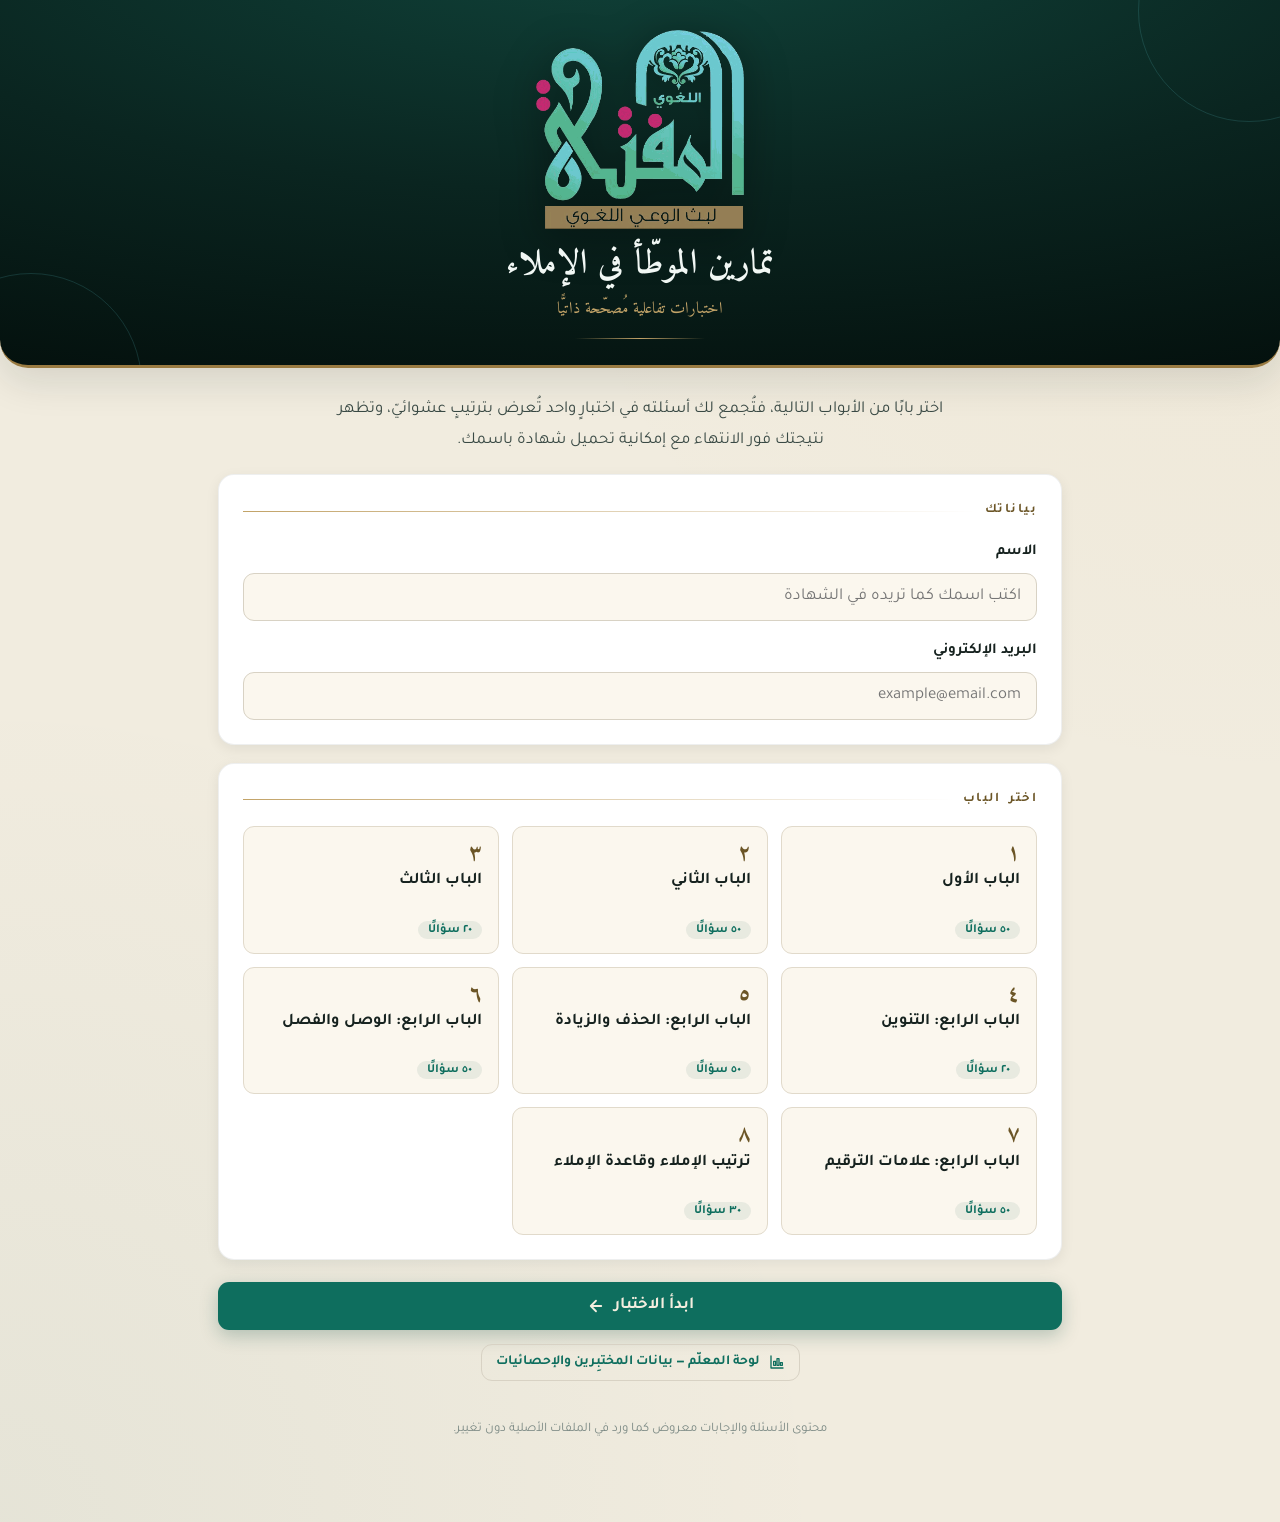
<file: index.html>
<!DOCTYPE html>
<html lang="ar" dir="rtl">
<head>
<meta charset="UTF-8">
<meta name="viewport" content="width=device-width, initial-scale=1.0">
<title>اختبارات الموطأ في الإملاء</title>
<link rel="preconnect" href="https://fonts.googleapis.com">
<link rel="preconnect" href="https://fonts.gstatic.com" crossorigin>
<link href="https://fonts.googleapis.com/css2?family=Amiri:ital,wght@0,400;0,700;1,400&family=Aref+Ruqaa:wght@400;700&family=Reem+Kufi:wght@600;700&family=Tajawal:wght@300;400;500;700;800&display=swap" rel="stylesheet">
<!-- عند تحديث أي ملف: غيّر قيمة v هنا وفي subjects.js أسفل الصفحة -->
<link rel="stylesheet" href="assets/app.css?v=20261119-1">
</head>
<body>

<!-- ================= شاشة البدء ================= -->
<div class="screen active" id="screen-start">
  <header class="masthead">
    <img class="brand-logo" id="brand-logo-1" src="assets/logo.png" width="402" height="385" alt="شعار المفتاح اللغوي">
    <h1 data-subj="title">تمارين الموطّأ في الإملاء</h1>
    <div class="sub">اختبارات تفاعلية مُصحّحة ذاتيًّا</div>
    <div class="rule-gold"></div>
  </header>

  <div class="wrap">
    <p class="intro">اختر <span data-subj="unitIndef">بابًا</span> من <span data-subj="units">الأبواب</span> التالية، فتُجمع لك أسئلته في اختبارٍ واحد تُعرض بترتيبٍ عشوائيّ، وتظهر نتيجتك فور الانتهاء مع إمكانية تحميل شهادة باسمك.</p>

    <div class="card resume" id="resume-box" style="display:none">
      <div class="eyebrow">اختبار لم يكتمل</div>
      <p id="resume-text"></p>
      <div class="row">
        <button class="btn btn-primary btn-sm" id="resume-go" type="button">متابعة من حيث توقّفت</button>
        <button class="btn btn-ghost btn-sm" id="resume-drop" type="button">تجاهله والبدء من جديد</button>
      </div>
    </div>

    <div class="card">
      <div class="eyebrow">بياناتك</div>
      <div class="field">
        <label for="in-name">الاسم</label>
        <input type="text" id="in-name" placeholder="اكتب اسمك كما تريده في الشهادة" autocomplete="name">
        <div class="err" id="err-name">يلزم إدخال الاسم.</div>
      </div>
      <div class="field">
        <label for="in-email">البريد الإلكتروني</label>
        <input type="email" id="in-email" placeholder="example@email.com" autocomplete="email" dir="ltr" style="text-align:right">
        <div class="err" id="err-email">أدخل بريدًا إلكترونيًّا صحيحًا.</div>
      </div>
    </div>

    <div class="card" style="margin-top:18px">
      <div class="eyebrow">اختر <span data-subj="unit">الباب</span></div>
      <div class="chapters" id="chapters"></div>
      <div class="err" id="err-chapter" style="margin-top:12px">اختر <span data-subj="unitIndef">بابًا</span> للبدء.</div>
    </div>

    <div class="start-bar">
      <button class="btn btn-primary btn-block" id="btn-start">
        ابدأ الاختبار
        <svg width="18" height="18" viewBox="0 0 24 24" fill="none" stroke="currentColor" stroke-width="2.4" stroke-linecap="round" stroke-linejoin="round"><path d="M19 12H5M12 5l-7 7 7 7"/></svg>
      </button>
    </div>
    <div style="text-align:center;margin-top:14px">
      <button class="btn btn-ghost btn-sm" id="btn-open-stats">
        <svg width="16" height="16" viewBox="0 0 24 24" fill="none" stroke="currentColor" stroke-width="2" stroke-linecap="round" stroke-linejoin="round"><path d="M3 3v18h18"/><rect x="7" y="11" width="3" height="6"/><rect x="12" y="7" width="3" height="10"/><rect x="17" y="13" width="3" height="4"/></svg>
        لوحة المعلّم — بيانات المختبِرين والإحصائيات
      </button>
    </div>
    <footer>محتوى الأسئلة والإجابات معروض كما ورد في الملفات الأصلية دون تغيير.</footer>
  </div>
</div>

<!-- ================= شاشة الاختبار ================= -->
<div class="screen" id="screen-exam">
  <div class="exam-top">
    <div class="exam-top-inner">
      <div class="exam-top-row">
        <div class="exam-name"><svg width="18" height="18" viewBox="0 0 24 24" fill="none" stroke="var(--gold)" stroke-width="2"><path d="M4 19.5A2.5 2.5 0 0 1 6.5 17H20"/><path d="M6.5 2H20v20H6.5A2.5 2.5 0 0 1 4 19.5v-15A2.5 2.5 0 0 1 6.5 2z"/></svg><span id="exam-title"></span></div>
        <button class="palette-toggle" id="palette-toggle">
          <svg width="15" height="15" viewBox="0 0 24 24" fill="none" stroke="currentColor" stroke-width="2.2"><rect x="3" y="3" width="7" height="7" rx="1"/><rect x="14" y="3" width="7" height="7" rx="1"/><rect x="3" y="14" width="7" height="7" rx="1"/><rect x="14" y="14" width="7" height="7" rx="1"/></svg>
          الأسئلة
        </button>
      </div>
      <div class="exam-top-row" style="margin-bottom:8px">
        <div class="counter" aria-live="polite">السؤال <b id="q-cur">1</b> من <span id="q-total">1</span></div>
        <div class="counter" style="color:var(--muted)">أُجيب عن <span id="q-done">0</span></div>
      </div>
      <div class="pbar"><i id="pbar-fill"></i></div>
    </div>
  </div>

  <div class="wrap">
    <div class="palette" id="palette">
      <div class="palette-grid" id="palette-grid"></div>
      <div class="palette-legend">
        <span><i style="background:var(--teal)"></i>مُجاب عنه</span>
        <span><i style="background:var(--card-warm);border:1.5px solid #DCD6C7"></i>لم يُجَب</span>
      </div>
    </div>

    <div class="card q-card" id="q-card" tabindex="-1"></div>

    <div class="nav">
      <button class="btn btn-ghost" id="btn-prev">
        <svg width="17" height="17" viewBox="0 0 24 24" fill="none" stroke="currentColor" stroke-width="2.4" stroke-linecap="round" stroke-linejoin="round"><path d="M5 12h14M12 5l7 7-7 7"/></svg>
        السابق
      </button>
      <button class="btn btn-primary" id="btn-next">
        التالي
        <svg width="17" height="17" viewBox="0 0 24 24" fill="none" stroke="currentColor" stroke-width="2.4" stroke-linecap="round" stroke-linejoin="round"><path d="M19 12H5M12 5l-7 7 7 7"/></svg>
      </button>
    </div>
    <p class="kbd-hint">لوحة المفاتيح: <kbd>1</kbd>–<kbd>3</kbd> للاختيار (أو <kbd>ص</kbd>/<kbd>خ</kbd> في صواب أو خطأ)، <kbd>←</kbd> التالي، <kbd>→</kbd> السابق، <kbd>Enter</kbd> التالي أو الإنهاء.</p>
  </div>
</div>

<!-- ================= شاشة النتيجة ================= -->
<div class="screen" id="screen-result">
  <header class="masthead">
    <img class="brand-logo" id="brand-logo-2" src="assets/logo.png" width="402" height="385" alt="شعار المفتاح اللغوي">
    <h1>نتيجة الاختبار</h1>
    <div class="sub" id="result-chapter"></div>
    <div class="rule-gold"></div>
  </header>

  <div class="wrap">
    <div class="card result-hero">
      <div class="gauge">
        <svg viewBox="0 0 200 200" width="190" height="190">
          <circle class="gauge-track" cx="100" cy="100" r="86"/>
          <circle class="gauge-fill" id="gauge-fill" cx="100" cy="100" r="86"/>
        </svg>
        <div class="gauge-center">
          <div class="gauge-pct" id="res-pct">0%</div>
          <div class="gauge-lbl">النسبة المئوية</div>
        </div>
      </div>
      <div><span class="grade-tag" id="res-grade"></span></div>
      <div class="result-name"><span id="res-msg-pre">أحسنت يا </span><b id="res-name"></b><span class="result-msg-post" id="res-msg-post"></span></div>

      <div class="stats">
        <div class="stat ok"><div class="n" id="st-correct">0</div><div class="l">إجابة صحيحة</div></div>
        <div class="stat no"><div class="n" id="st-wrong">0</div><div class="l">إجابة خاطئة</div></div>
        <div class="stat"><div class="n" id="st-total">0</div><div class="l">مجموع الأسئلة</div></div>
      </div>

      <div class="result-actions">
        <button class="btn btn-pink" id="btn-cert">
          <svg width="18" height="18" viewBox="0 0 24 24" fill="none" stroke="currentColor" stroke-width="2" stroke-linecap="round" stroke-linejoin="round"><path d="M21 15v4a2 2 0 0 1-2 2H5a2 2 0 0 1-2-2v-4"/><path d="M7 10l5 5 5-5"/><path d="M12 15V3"/></svg>
          تحميل الشهادة
        </button>
        <button class="btn btn-primary" id="btn-retry-wrong" style="display:none">
          <svg width="17" height="17" viewBox="0 0 24 24" fill="none" stroke="currentColor" stroke-width="2.2" stroke-linecap="round" stroke-linejoin="round"><path d="M12 20h9"/><path d="M16.5 3.5a2.1 2.1 0 0 1 3 3L7 19l-4 1 1-4z"/></svg>
          أعد الأسئلة الخاطئة (<span id="retry-count">٠</span>)
        </button>
        <button class="btn btn-ghost" id="btn-restart">
          <svg width="17" height="17" viewBox="0 0 24 24" fill="none" stroke="currentColor" stroke-width="2.2" stroke-linecap="round" stroke-linejoin="round"><path d="M3 2v6h6"/><path d="M3 13a9 9 0 1 0 3-7.7L3 8"/></svg>
          اختبار <span data-subj="unitBare">باب</span> آخر
        </button>
      </div>
    </div>

    <h2 class="review-h eyebrow">مراجعة الإجابات</h2>
    <div id="review"></div>
    <footer>أُصدرت هذه النتيجة بناءً على إجاباتك في هذه الجلسة.</footer>
  </div>
</div>

<!-- ================= لوحة المختبِرين والإحصائيات ================= -->
<div class="screen" id="screen-stats">
  <header class="masthead">
    <h1>لوحة المختبِرين والإحصائيات</h1>
    <div class="sub">سجلّ من أدّوا الاختبار ونتائجهم</div>
    <div class="rule-gold"></div>
  </header>

  <div class="wrap">
    <!-- بوابة الرمز السري -->
    <div class="card gate" id="stats-gate">
      <div class="eyebrow">دخول المعلّم</div>
      <p class="intro" style="margin:6px 0 16px">هذه اللوحة خاصّة بالمعلّم. سجّل الدخول بحسابك للاطّلاع على بيانات المختبِرين.</p>
      <div class="field">
        <label for="gate-email">البريد الإلكتروني</label>
        <input type="email" id="gate-email" placeholder="teacher@example.com" autocomplete="username" dir="ltr" style="text-align:right">
      </div>
      <div class="field">
        <label for="gate-pass">كلمة المرور</label>
        <input type="password" id="gate-pass" placeholder="••••••••" autocomplete="current-password">
        <div class="err" id="gate-err"></div>
      </div>
      <button class="btn btn-primary btn-block" id="gate-unlock">دخول</button>
      <div style="text-align:center;margin-top:12px"><button class="btn btn-ghost btn-sm" id="stats-back">رجوع إلى الاختبار</button></div>
    </div>

    <!-- المحتوى -->
    <div id="stats-body" style="display:none">
      <div class="stats-toolbar">
        <span class="chip" id="conn-chip">…</span>
        <input class="dash-input" id="stats-search" placeholder="بحث بالاسم أو البريد">
        <select class="dash-input" id="stats-subject" aria-label="المادة"></select>
        <select class="dash-input" id="stats-chapter" aria-label="الباب أو القسم"><option value="">كل الأبواب والأقسام</option></select>
        <button class="btn btn-ghost btn-sm" id="stats-refresh">تحديث</button>
        <button class="btn btn-ghost btn-sm" id="stats-export">تصدير CSV</button>
        <button class="btn btn-ghost btn-sm" id="stats-back2">رجوع</button>
        <button class="btn btn-ghost btn-sm" id="stats-logout" style="display:none">تسجيل الخروج</button>
      </div>
      <div class="stats-note" id="stats-note"></div>

      <div class="kpi-grid" id="kpi-grid"></div>

      <div class="card" style="margin-top:18px">
        <div class="eyebrow">متوسّط النسبة حسب الباب / القسم</div>
        <div id="chapter-bars"></div>
      </div>

      <div class="card" style="margin-top:18px">
        <div class="eyebrow">أصعب الأسئلة</div>
        <div class="stats-note" id="hardest-note"></div>
        <div id="hardest"></div>
      </div>

      <div class="card" style="margin-top:18px">
        <div class="eyebrow">سجلّ المختبِرين (<span id="rows-count">٠</span>)</div>
        <div class="table-scroll">
          <table class="dash-table">
            <thead><tr><th>#</th><th>الاسم</th><th>البريد</th><th>المادة</th><th>الباب / القسم</th><th>صحيح/الكل</th><th>النسبة</th><th>التقدير</th><th>التاريخ</th></tr></thead>
            <tbody id="dash-tbody"></tbody>
          </table>
        </div>
      </div>
      <footer>تُحدَّث البيانات من قاعدة بياناتك السحابية. لا تُشارك بيانات دخولك.</footer>
    </div>
  </div>
</div>

<!-- مشروط تأكيد الإنهاء -->
<div class="modal-bg" id="modal-finish">
  <div class="modal">
    <h3>إنهاء الاختبار؟</h3>
    <p id="modal-msg">هل أنت متأكد من إنهاء الاختبار وعرض النتيجة؟</p>
    <div class="row">
      <button class="btn btn-ghost" id="modal-cancel">متابعة الحل</button>
      <button class="btn btn-primary" id="modal-confirm">إنهاء وعرض النتيجة</button>
    </div>
  </div>
</div>

<canvas class="cert-canvas" id="cert-canvas"></canvas>

<!-- يحدّد المادة من ?s= ويضبط نصوصها ثم يحمّل data/<id>.js و app.js -->
<script src="assets/subjects.js?v=20261119-1"></script>
</body>
</html>
</file>
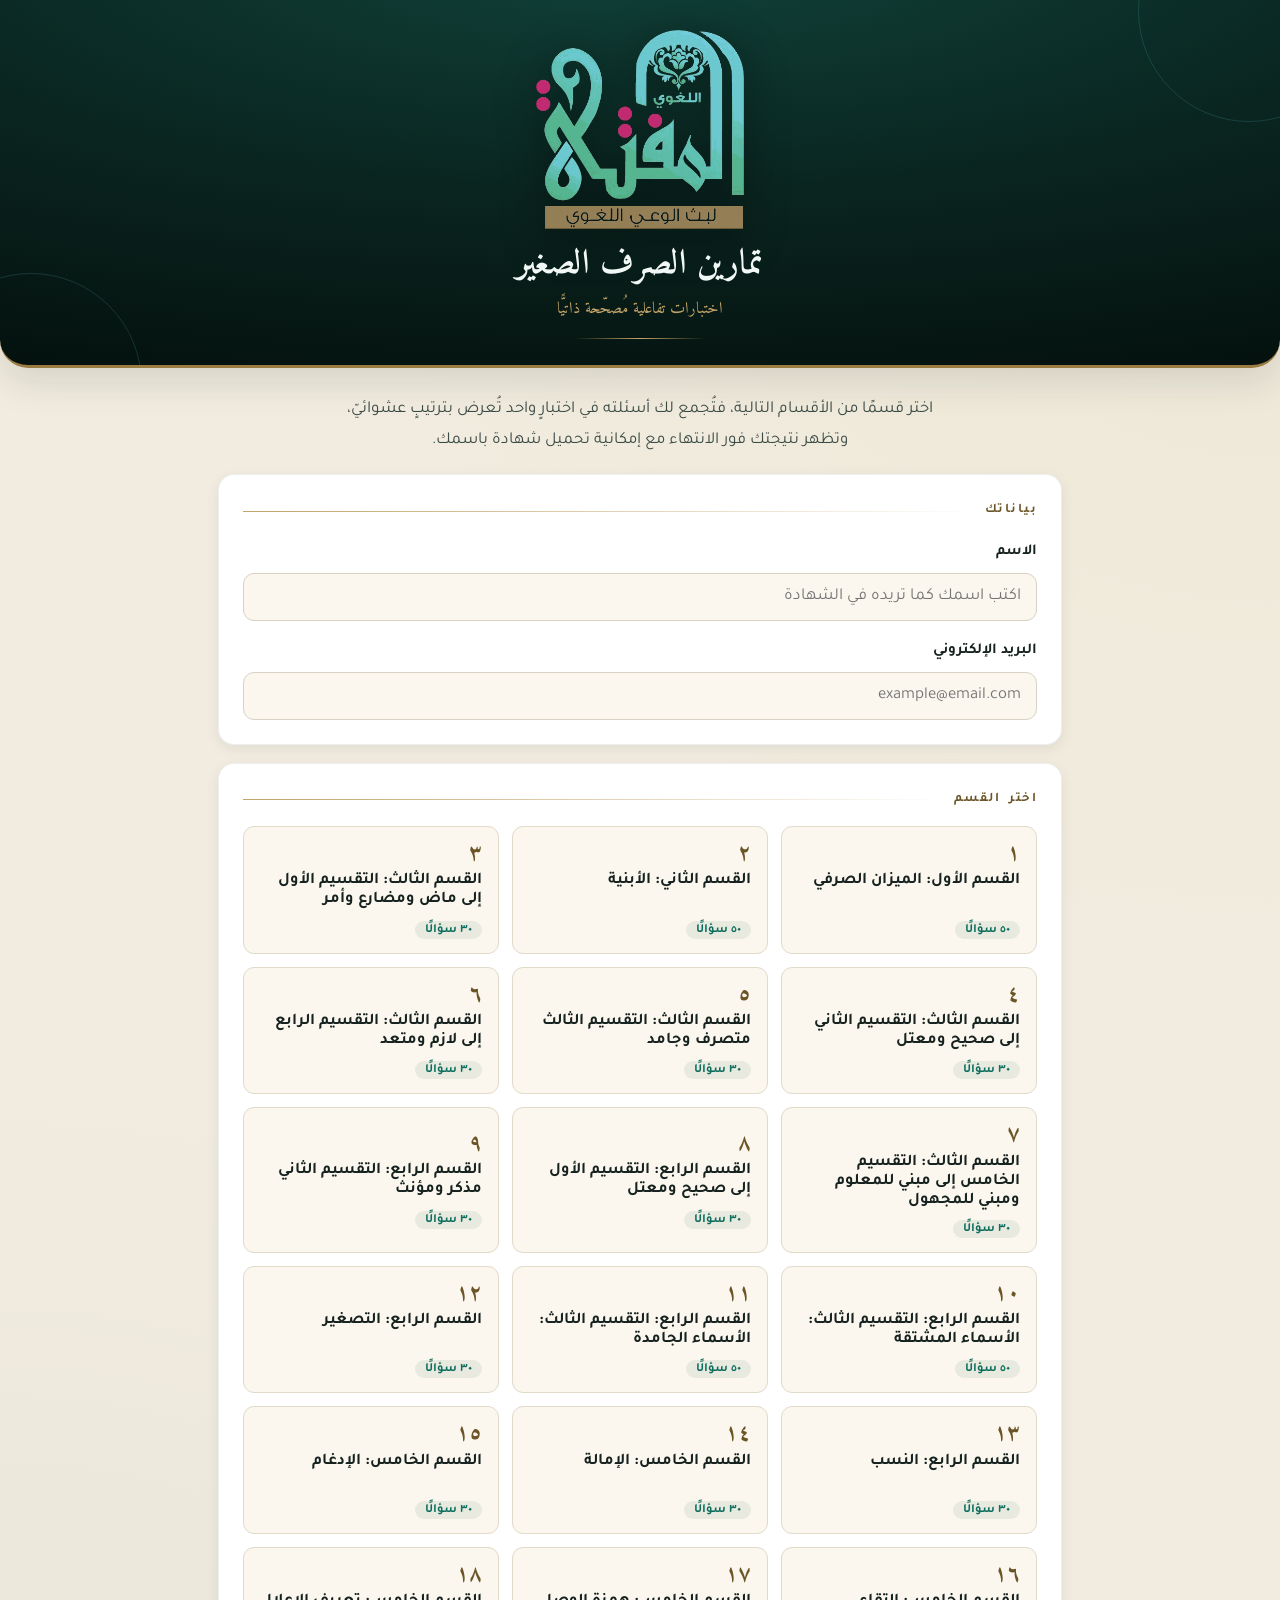
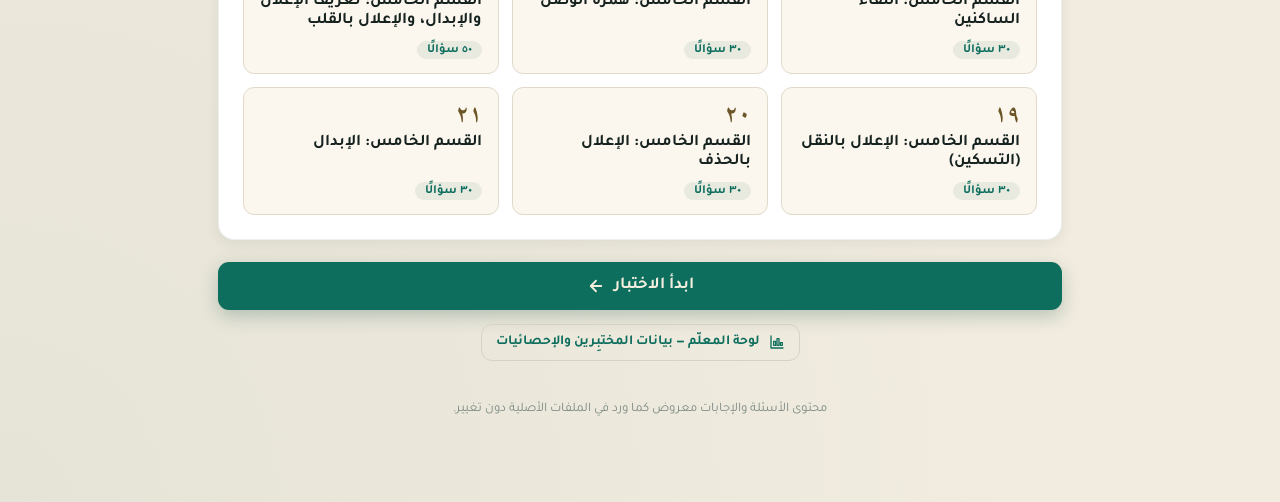
<file: sarf/index.html>
<!DOCTYPE html>
<html lang="ar" dir="rtl">
<head>
<meta charset="UTF-8">
<meta name="viewport" content="width=device-width, initial-scale=1.0">
<title>اختبارات الصرف الصغير</title>
<!-- الرابط القديم /sarf/ يحوِّل إلى الصفحة الموحّدة مع ?s=sarf -->
<meta http-equiv="refresh" content="0; url=../?s=sarf">
<link rel="canonical" href="../?s=sarf">
<script>location.replace('../?s=sarf' + location.hash);</script>
</head>
<body style="font-family:Tajawal,system-ui,sans-serif;text-align:center;padding:48px 16px;background:#F1ECDF;color:#16221F">
  <p>جارٍ التحويل إلى اختبارات الصرف الصغير… <a href="../?s=sarf">اضغط هنا إن لم يتم التحويل</a></p>
</body>
</html>
</file>
<file: assets/app.css>
:root{
  --ink:#16221F; --ink-soft:#3A4A45; --muted:#7C8A85;
  --paper:#F1ECDF; --paper-2:#EAE3D2;
  --card:#FFFFFF; --card-warm:#FBF7EE;
  --teal:#0E6E5E; --teal-deep:#0A4D42; --teal-bright:#3BB6B0; --teal-line:rgba(91,196,200,.18);
  --gold:#9A7B42; --gold-soft:#C2A368; --gold-deep:#6B5526;
  --pink:#C2185B; --pink-soft:#E84C8A; --pink-deep:#9C1450;
  --correct:#1E7A52; --correct-bg:#E7F3EC; --correct-line:#BFE0CC;
  --wrong:#B23A30; --wrong-bg:#F8E9E7; --wrong-line:#EBC9C4;
  --ring:rgba(59,182,176,.40);
  --shadow-s:0 4px 14px rgba(16,34,30,.07);
  --shadow-m:0 14px 38px rgba(16,34,30,.12);
  --r:16px; --r-s:11px;
  --font-ui:'Tajawal',system-ui,'Segoe UI',Tahoma,Arial,sans-serif;
  --font-disp:'Amiri','Tajawal',Georgia,serif;
}
*{box-sizing:border-box;margin:0;padding:0}
html{scroll-behavior:smooth}
body{
  font-family:var(--font-ui); background:var(--paper); color:var(--ink);
  line-height:1.85; -webkit-font-smoothing:antialiased; min-height:100vh;
  background-image:radial-gradient(circle at 100% 0,rgba(185,138,46,.05),transparent 40%),radial-gradient(circle at 0 100%,rgba(14,74,64,.05),transparent 42%);
}
.wrap{max-width:880px;margin:0 auto;padding:0 18px 80px}
.screen{display:none;animation:fade .45s ease}
.screen.active{display:block}
@keyframes fade{from{opacity:0;transform:translateY(10px)}to{opacity:1;transform:none}}
@keyframes pop{from{opacity:0;transform:scale(.96)}to{opacity:1;transform:none}}

/* ===== الترويسة / الهيدر المُذهّب ===== */
.masthead{
  background:radial-gradient(120% 130% at 50% -15%,#10433A 0%,#0A2520 52%,#04100D 100%);
  color:#EAF3F0; border-radius:0 0 28px 28px; padding:30px 22px 26px;
  text-align:center; position:relative; overflow:hidden; box-shadow:var(--shadow-m);
  border-bottom:3px solid var(--gold);
}
.masthead::before,.masthead::after{
  content:""; position:absolute; width:220px; height:220px; border:1px solid var(--teal-line);
  border-radius:50%; top:-100px; pointer-events:none;
}
.masthead::before{right:-80px}.masthead::after{left:-80px;top:auto;bottom:-130px}
.brand-logo{width:min(208px,52vw);height:auto;display:block;margin:0 auto 14px;position:relative;z-index:2;filter:drop-shadow(0 8px 22px rgba(0,0,0,.45))}
.masthead h1{font-family:var(--font-disp);font-weight:700;font-size:clamp(1.5rem,4.6vw,2.15rem);letter-spacing:.5px;line-height:1.3;position:relative;z-index:2;color:#F1F7F4}
.masthead .sub{font-family:var(--font-disp);font-size:1.02rem;color:var(--gold-soft);margin-top:6px;position:relative;z-index:2}
.rule-gold{width:130px;height:1px;background:linear-gradient(90deg,transparent,var(--gold-soft),transparent);margin:14px auto 0;position:relative;z-index:2}

/* ===== البطاقات العامة ===== */
.card{background:var(--card);border:1px solid rgba(16,34,30,.07);border-radius:var(--r);box-shadow:var(--shadow-s);padding:24px}
.card+.card{margin-top:18px}
.intro{margin:26px 0 18px;font-size:1.05rem;color:var(--ink-soft);text-align:center;max-width:620px;margin-inline:auto}
.eyebrow{font-size:.82rem;font-weight:700;color:var(--gold-deep);letter-spacing:1.5px;text-transform:none;display:flex;align-items:center;gap:9px;margin-bottom:14px}
.eyebrow::after{content:"";flex:1;height:1px;background:linear-gradient(90deg,var(--gold-soft),transparent)}

/* ===== الحقول ===== */
.field{margin-bottom:16px}
.field:last-child{margin-bottom:0}
.field label{display:block;font-weight:700;font-size:.95rem;margin-bottom:7px;color:var(--ink)}
.field input{
  width:100%;font-family:var(--font-ui);font-size:1.05rem;padding:13px 15px;border:1.5px solid #D8D2C4;
  border-radius:var(--r-s);background:var(--card-warm);color:var(--ink);transition:border-color .2s,box-shadow .2s;
}
.field input:focus{outline:none;border-color:var(--gold);box-shadow:0 0 0 4px var(--ring);background:#fff}
.field input.invalid{border-color:var(--wrong);background:var(--wrong-bg)}
.err{color:var(--wrong);font-size:.85rem;margin-top:6px;display:none;font-weight:500}
.err.show{display:block}

/* ===== شبكة الأبواب ===== */
.chapters{display:grid;grid-template-columns:repeat(auto-fill,minmax(230px,1fr));gap:13px;margin-top:6px}
.chapter{
  text-align:right;border:1.5px solid #E1DACB;background:var(--card-warm);border-radius:var(--r-s);
  padding:16px 16px 14px;cursor:pointer;transition:.2s;position:relative;font-family:var(--font-ui);
}
.chapter:hover{border-color:var(--gold-soft);transform:translateY(-2px);box-shadow:var(--shadow-s)}
.chapter:focus-visible{outline:none;border-color:var(--gold);box-shadow:0 0 0 4px var(--ring)}
.chapter.sel{border-color:var(--teal);background:#fff;box-shadow:0 0 0 3px rgba(14,74,64,.12)}
.chapter .idx{font-family:var(--font-disp);font-size:1.4rem;color:var(--gold-deep);font-weight:700;line-height:1}
.chapter .ttl{font-weight:700;font-size:1.02rem;margin:7px 0 9px;color:var(--ink);min-height:2.4em;display:flex;align-items:flex-start}
.chapter .meta{font-size:.84rem;color:var(--muted);display:flex;gap:8px;flex-wrap:wrap;align-items:center}
.pill{display:inline-flex;align-items:center;gap:4px;background:rgba(14,74,64,.08);color:var(--teal);border-radius:20px;padding:2px 10px;font-size:.78rem;font-weight:700}
.pill.gold{background:rgba(185,138,46,.12);color:var(--gold-deep)}
.chapter .check{position:absolute;top:12px;left:12px;width:22px;height:22px;border-radius:50%;background:var(--teal);color:#fff;display:none;align-items:center;justify-content:center;font-size:13px}
.chapter.sel .check{display:flex}

/* ===== الأزرار ===== */
.btn{font-family:var(--font-ui);font-weight:700;font-size:1.05rem;border:none;border-radius:var(--r-s);padding:14px 26px;cursor:pointer;transition:.2s;display:inline-flex;align-items:center;justify-content:center;gap:9px}
.btn:disabled{opacity:.45;cursor:not-allowed}
.btn-primary{background:var(--teal);color:#F4EEDF;box-shadow:0 6px 18px rgba(14,74,64,.25)}
.btn-primary:not(:disabled):hover{background:var(--teal-deep);transform:translateY(-2px)}
.btn-gold{background:linear-gradient(135deg,var(--gold) 0%,var(--gold-deep) 100%);color:#fff;box-shadow:0 6px 18px rgba(154,123,66,.3)}
.btn-gold:hover{transform:translateY(-2px);filter:brightness(1.05)}
.btn-pink{background:linear-gradient(135deg,var(--pink-soft) 0%,var(--pink) 58%,var(--pink-deep) 100%);color:#fff;box-shadow:0 6px 18px rgba(194,24,91,.32)}
.btn-pink:not(:disabled):hover{transform:translateY(-2px);filter:brightness(1.05)}
.btn-ghost{background:transparent;color:var(--teal);border:1.5px solid #D8D2C4}
.btn-ghost:not(:disabled):hover{border-color:var(--teal);background:rgba(14,74,64,.05)}
.btn-block{width:100%}
.start-bar{margin-top:22px}

/* ===== شريط الاختبار العلوي ===== */
.exam-top{position:sticky;top:0;z-index:30;background:rgba(241,236,223,.92);backdrop-filter:blur(8px);padding:14px 0 12px;margin:0 -18px 18px;border-bottom:1px solid rgba(16,34,30,.08)}
.exam-top-inner{max-width:880px;margin:0 auto;padding:0 18px}
.exam-top-row{display:flex;align-items:center;justify-content:space-between;gap:12px;margin-bottom:10px}
.exam-name{font-weight:800;color:var(--teal);font-size:1.02rem;display:flex;align-items:center;gap:8px;min-width:0}
.exam-name span{white-space:nowrap;overflow:hidden;text-overflow:ellipsis}
.counter{font-weight:700;color:var(--ink-soft);font-size:.95rem;white-space:nowrap;font-variant-numeric:tabular-nums}
.counter b{color:var(--pink-deep)}
.pbar{height:7px;background:#E1DACB;border-radius:20px;overflow:hidden}
.pbar > i{display:block;height:100%;width:0;background:linear-gradient(90deg,var(--pink-soft),var(--pink));border-radius:20px;transition:width .4s ease}
.palette-toggle{background:transparent;border:1.5px solid #D8D2C4;border-radius:9px;padding:7px 12px;font-family:var(--font-ui);font-weight:700;font-size:.85rem;color:var(--teal);cursor:pointer;display:inline-flex;gap:6px;align-items:center}
.palette-toggle:hover{border-color:var(--teal)}

/* ===== لوحة الأسئلة ===== */
.palette{display:none;background:var(--card);border:1px solid rgba(16,34,30,.08);border-radius:var(--r-s);padding:14px;margin-bottom:16px;box-shadow:var(--shadow-s)}
.palette.open{display:block;animation:pop .25s ease}
.palette-grid{display:grid;grid-template-columns:repeat(auto-fill,minmax(40px,1fr));gap:8px}
.pnum{aspect-ratio:1;border:1.5px solid #DCD6C7;background:var(--card-warm);border-radius:9px;font-family:var(--font-ui);font-weight:700;color:var(--ink-soft);cursor:pointer;font-size:.9rem;transition:.15s}
.pnum:hover{border-color:var(--gold)}
.pnum.done{background:var(--teal);color:#fff;border-color:var(--teal)}
.pnum.cur{box-shadow:0 0 0 3px rgba(194,24,91,.32);border-color:var(--pink)}
.palette-legend{display:flex;gap:16px;margin-top:12px;font-size:.8rem;color:var(--muted);flex-wrap:wrap}
.palette-legend i{display:inline-block;width:13px;height:13px;border-radius:4px;vertical-align:-2px;margin-left:5px}

/* ===== بطاقة السؤال ===== */
.q-card{animation:fade .35s ease}
.q-head{display:flex;align-items:center;gap:10px;margin-bottom:16px;flex-wrap:wrap}
.q-badge{font-size:.78rem;font-weight:700;padding:3px 11px;border-radius:20px}
.q-badge.type{background:#EEE9DC;color:var(--ink-soft)}
.q-badge.level{background:rgba(185,138,46,.12);color:var(--gold-deep)}
.q-text{font-size:1.22rem;font-weight:500;color:var(--ink);line-height:1.95;margin-bottom:22px}
.options{display:flex;flex-direction:column;gap:11px}
.opt{
  display:flex;align-items:center;gap:13px;text-align:right;width:100%;border:1.5px solid #DCD6C7;
  background:var(--card-warm);border-radius:var(--r-s);padding:15px 16px;cursor:pointer;font-family:var(--font-ui);
  font-size:1.06rem;color:var(--ink);transition:.18s;line-height:1.6;
}
.opt:hover{border-color:var(--gold-soft);background:#fff}
.opt:focus-visible{outline:none;border-color:var(--gold);box-shadow:0 0 0 4px var(--ring)}
.opt .mark{flex:0 0 24px;width:24px;height:24px;border:2px solid #C9C2B0;border-radius:50%;display:flex;align-items:center;justify-content:center;transition:.18s}
.opt.sel{border-color:var(--teal);background:#fff;box-shadow:0 0 0 3px rgba(14,74,64,.1)}
.opt.sel .mark{border-color:var(--teal);background:var(--teal)}
.opt.sel .mark::after{content:"";width:9px;height:9px;border-radius:50%;background:#fff}
.opt .txt{flex:1}
.nav{display:flex;gap:12px;margin-top:24px}
.nav .btn{flex:1}
.q-card:focus{outline:none}
.q-card:focus-visible{box-shadow:0 0 0 4px var(--ring)}
.kbd-hint{display:none;text-align:center;font-size:.8rem;color:var(--muted);margin-top:14px}
.kbd-hint kbd{font-family:var(--font-ui);font-size:.75rem;background:var(--card);border:1px solid #D8D2C4;border-bottom-width:2px;border-radius:5px;padding:0 6px;margin:0 2px}
@media (hover:hover) and (pointer:fine){ .kbd-hint{display:block} }

/* ===== النتيجة ===== */
.result-hero{text-align:center;padding:30px 22px}
.gauge{width:190px;height:190px;margin:6px auto 16px;position:relative}
.gauge svg{transform:rotate(-90deg)}
.gauge-track{fill:none;stroke:#E4DDCD;stroke-width:14}
.gauge-fill{fill:none;stroke-width:14;stroke-linecap:round;transition:stroke-dashoffset 1.3s cubic-bezier(.22,1,.36,1)}
.gauge-center{position:absolute;inset:0;display:flex;flex-direction:column;align-items:center;justify-content:center}
.gauge-pct{font-family:var(--font-disp);font-weight:700;font-size:2.7rem;line-height:1;color:var(--ink)}
.gauge-lbl{font-size:.85rem;color:var(--muted);margin-top:3px}
.grade-tag{display:inline-block;font-family:var(--font-disp);font-weight:700;font-size:1.55rem;padding:6px 26px;border-radius:30px;margin-top:4px}
.grade-pass{background:var(--correct-bg);color:var(--correct);border:1.5px solid var(--correct-line)}
.grade-fail{background:var(--wrong-bg);color:var(--wrong);border:1.5px solid var(--wrong-line)}
.result-name{font-family:var(--font-disp);font-size:1.3rem;margin-top:16px;color:var(--ink-soft)}
.result-name b{color:var(--teal)}
.stats{display:grid;grid-template-columns:repeat(auto-fit,minmax(120px,1fr));gap:13px;margin-top:24px}
.stat{background:var(--card-warm);border:1px solid #E6DFD0;border-radius:var(--r-s);padding:16px 12px;text-align:center}
.stat .n{font-family:var(--font-disp);font-weight:700;font-size:1.7rem;color:var(--teal);line-height:1}
.stat.ok .n{color:var(--correct)}.stat.no .n{color:var(--wrong)}
.stat .l{font-size:.83rem;color:var(--muted);margin-top:6px}
.result-actions{display:flex;gap:12px;flex-wrap:wrap;margin-top:26px}
.result-actions .btn{flex:1;min-width:180px}

/* ===== المراجعة ===== */
.review-h{margin:30px 0 14px}
.rev{border:1.5px solid #E1DACB;border-radius:var(--r-s);margin-bottom:12px;overflow:hidden;background:var(--card)}
.rev-q{padding:15px 16px;display:flex;gap:11px;align-items:flex-start;font-weight:500;line-height:1.8}
.rev-q .ic{flex:0 0 24px;width:24px;height:24px;border-radius:50%;display:flex;align-items:center;justify-content:center;color:#fff;font-size:14px;margin-top:3px}
.rev.correct .ic{background:var(--correct)} .rev.wrong .ic{background:var(--wrong)}
.rev-q .qn{color:var(--muted);font-weight:700;margin-left:4px}
.rev-page{display:inline-block;margin-right:8px;font-size:.78rem;font-weight:700;color:var(--gold-deep);background:rgba(185,138,46,.12);border-radius:20px;padding:1px 9px;vertical-align:1px}
.rev-opts{padding:0 16px 15px 51px;display:flex;flex-direction:column;gap:7px}
.rev-opt{padding:9px 13px;border-radius:9px;font-size:.98rem;border:1px solid transparent;line-height:1.6}
.rev-opt.c{background:var(--correct-bg);border-color:var(--correct-line);color:#155c3d;font-weight:500}
.rev-opt.w{background:var(--wrong-bg);border-color:var(--wrong-line);color:#8f2c24}
.rev-opt .tag{font-size:.76rem;font-weight:700;float:left;margin-right:8px;opacity:.85}
.rev-opt.n{color:var(--ink-soft)}

/* ===== مشروط ===== */
.modal-bg{position:fixed;inset:0;background:rgba(9,50,41,.55);backdrop-filter:blur(3px);display:none;align-items:center;justify-content:center;z-index:100;padding:20px}
.modal-bg.open{display:flex;animation:fade .25s}
.modal{background:#fff;border-radius:var(--r);max-width:420px;width:100%;padding:26px;text-align:center;box-shadow:var(--shadow-m);animation:pop .3s}
.modal h3{font-family:var(--font-disp);font-size:1.4rem;margin-bottom:10px;color:var(--ink)}
.modal p{color:var(--ink-soft);margin-bottom:20px}
.modal .row{display:flex;gap:11px}.modal .row .btn{flex:1}

footer{text-align:center;color:var(--muted);font-size:.82rem;margin-top:34px;padding:0 18px}
.cert-canvas{display:none}

@media (max-width:560px){
  .card{padding:18px}
  .q-text{font-size:1.12rem}
  .opt{font-size:1rem;padding:13px 14px}
  .nav{flex-direction:column-reverse}
  .result-actions .btn{min-width:100%}
}
@media (prefers-reduced-motion:reduce){
  *{animation:none!important;transition:none!important;scroll-behavior:auto!important}
}

/* ===== لوحة المختبِرين والإحصائيات ===== */
.gate{max-width:440px;margin:34px auto 0}
.stats-toolbar{display:flex;flex-wrap:wrap;gap:10px;align-items:center;margin:26px 0 8px}
.dash-input{font-family:var(--font-ui);font-size:.92rem;border:1px solid rgba(16,34,30,.16);background:var(--card);border-radius:10px;padding:9px 12px;color:var(--ink);min-width:0}
#stats-search{flex:1 1 180px}
.btn-sm{padding:9px 14px;font-size:.86rem}
.chip{font-size:.78rem;font-weight:700;padding:6px 12px;border-radius:999px;white-space:nowrap;border:1px solid transparent}
.chip-ok{background:var(--correct-bg);color:var(--correct);border-color:var(--correct-line)}
.chip-warn{background:#FBF3E0;color:var(--gold-deep);border-color:var(--gold-soft)}
.stats-note{font-size:.9rem;color:var(--muted);min-height:6px;margin:6px 2px}
.stats-note.err{color:var(--wrong)}
.kpi-grid{display:grid;grid-template-columns:repeat(auto-fit,minmax(140px,1fr));gap:12px;margin-top:14px}
.kpi{background:var(--card);border:1px solid rgba(16,34,30,.07);border-radius:var(--r-s);box-shadow:var(--shadow-s);padding:16px 14px;text-align:center}
.kpi-n{font-family:var(--font-disp);font-weight:700;font-size:1.7rem;color:var(--teal-deep);line-height:1.2}
.kpi-l{font-size:.82rem;color:var(--muted);margin-top:2px}
.bar-row{display:grid;grid-template-columns:minmax(86px,1.3fr) 2fr minmax(104px,auto);gap:10px;align-items:center;margin:10px 0}
.bar-lbl{font-size:.86rem;color:var(--ink-soft);white-space:nowrap;overflow:hidden;text-overflow:ellipsis}
.bar-track{background:var(--paper-2);border-radius:999px;height:12px;overflow:hidden}
.bar-track>i{display:block;height:100%;background:linear-gradient(90deg,var(--teal),var(--teal-bright));border-radius:999px;transition:width .6s ease}
.bar-val{font-size:.8rem;color:var(--muted);white-space:nowrap;text-align:left}
.table-scroll{overflow-x:auto;-webkit-overflow-scrolling:touch;border-radius:var(--r-s)}
.dash-table{width:100%;border-collapse:collapse;font-size:.88rem;min-width:660px}
.dash-table th,.dash-table td{padding:10px 12px;text-align:right;border-bottom:1px solid rgba(16,34,30,.08)}
.dash-table th{font-size:.78rem;color:var(--gold-deep);font-weight:700;background:var(--card-warm);white-space:nowrap}
.dash-table tbody tr:hover{background:var(--card-warm)}
.nowrap{white-space:nowrap}
.muted-row{color:var(--muted);text-align:center;padding:18px}

/* ===== استئناف الاختبار ===== */
.resume{margin-top:22px;border:1.5px solid var(--gold-soft);background:var(--card-warm)}
.resume p{color:var(--ink-soft);margin-bottom:14px}
.resume .row{display:flex;gap:11px;flex-wrap:wrap}.resume .row .btn{flex:1;min-width:150px}
.result-msg-post{display:block;font-family:var(--font-ui);font-size:.95rem;color:var(--muted);margin-top:6px}
.hq-ans{font-size:.8rem;color:var(--correct);margin-top:3px}
</file>
